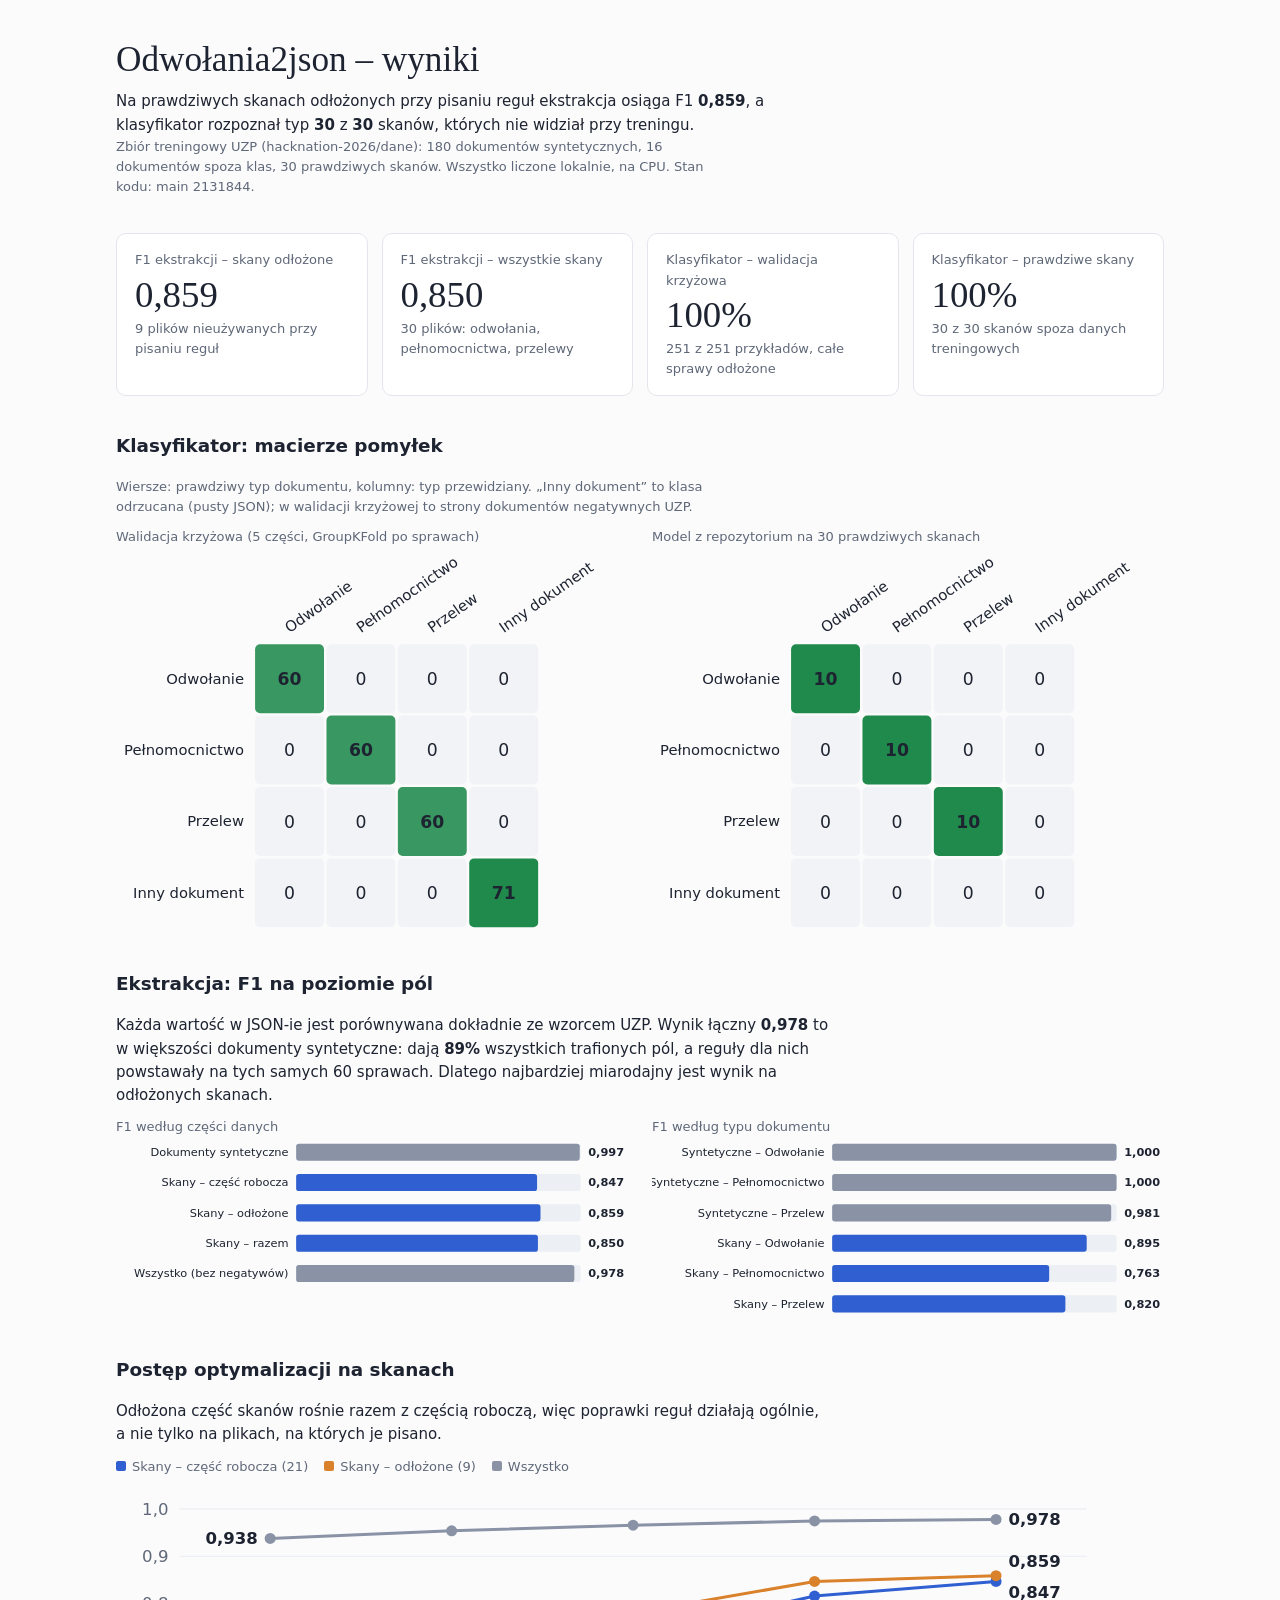
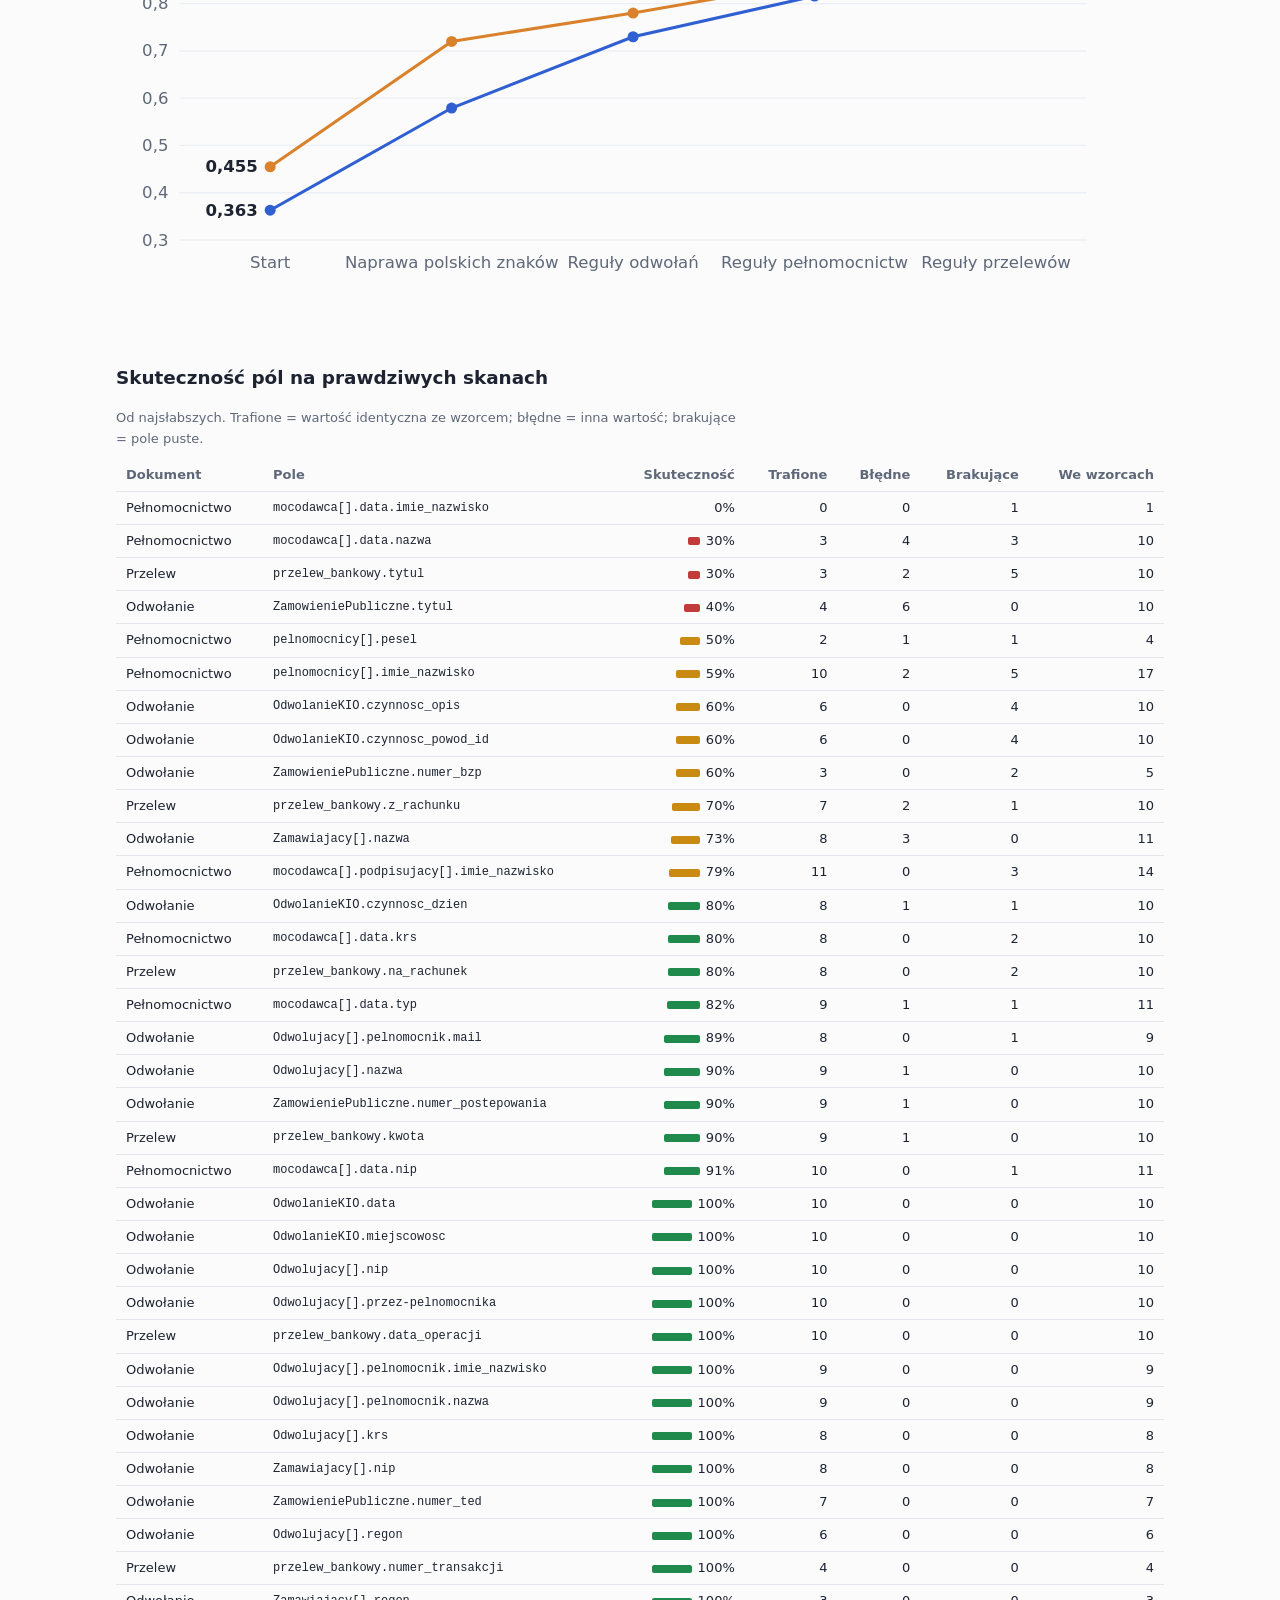
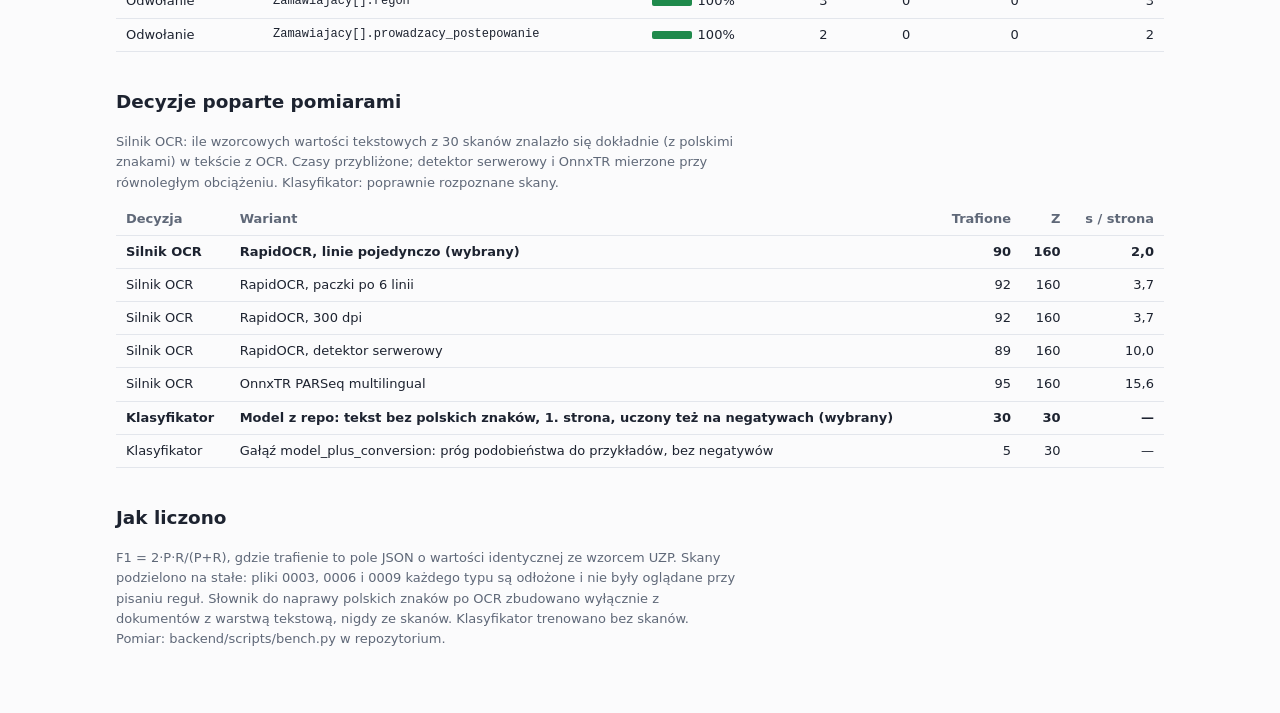
<file: docs/wyniki.html>
<!doctype html>
<html lang="pl">
<head>
<meta charset="utf-8">
<meta name="viewport" content="width=device-width, initial-scale=1">
<title>Odwołania2json – wyniki</title>
<style>
  :root { --bg:#fbfbfc; --panel:#ffffff; --fg:#1d2330; --muted:#5f6878; --line:#e3e6ec; --grid:#eceff4;
    --a1:#2f5fd0; --a2:#8a93a6; --a3:#d9822b; --ok:#1f8a4c; --warn:#c98a12; --bad:#c23b3b;
    --sans: "Segoe UI", system-ui, -apple-system, sans-serif; --serif: Georgia, "Times New Roman", serif; --mono: Consolas, ui-monospace, monospace; }
  @media (prefers-color-scheme: dark) { :root { --bg:#14171d; --panel:#1b1f27; --fg:#e7eaf0; --muted:#9aa3b2; --line:#2c323d; --grid:#262b35;
    --a1:#7aa2ff; --a2:#8d96a8; --a3:#f0a356; --ok:#4cc38a; --warn:#e5b54a; --bad:#f07a7a; } }
  @media print { :root { --bg:#fff; --panel:#fff; } section, .kpis { break-inside: avoid; } }
  * { box-sizing: border-box; }
  body { margin: 0; background: var(--bg); color: var(--fg); font: 15px/1.55 var(--sans); }
  main { max-width: 1080px; margin: 0 auto; padding: 40px 16px 64px; display: flex; flex-direction: column; gap: 36px; }
  h1 { font: 400 clamp(1.6rem, 6vw, 2.2rem)/1.15 var(--serif); margin: 0 0 10px; overflow-wrap: anywhere; }
  h2 { font-size: 1.15rem; margin: 0 0 6px; }
  p { margin: 0; max-width: 75ch; }
  .muted { color: var(--muted); font-size: 13px; }
  .num, .val, td.r { font-variant-numeric: tabular-nums; }
  section { display: flex; flex-direction: column; gap: 10px; }
  .kpis { display: grid; grid-template-columns: repeat(auto-fit, minmax(min(210px, 100%), 1fr)); gap: 14px; }
  .kpi { background: var(--panel); border: 1px solid var(--line); border-radius: 10px; padding: 16px 18px; display: flex; flex-direction: column; gap: 4px; }
  .kpi b { font: 400 2.3rem/1.1 var(--serif); font-variant-numeric: tabular-nums; }
  .kpi span { color: var(--muted); font-size: 13px; }
  .two { display: grid; grid-template-columns: repeat(auto-fit, minmax(min(320px, 100%), 1fr)); gap: 24px; }
  svg { width: 100%; height: auto; display: block; }
  svg text { fill: var(--fg); font: 12px var(--sans); }
  svg .tick { fill: var(--muted); } svg .mono { font-family: var(--mono); font-size: 11px; }
  svg .cell { font-size: 14px; } svg .strong { font-weight: 700; } svg .val { font-weight: 600; }
  .legend { display: flex; flex-wrap: wrap; gap: 16px; font-size: 13px; color: var(--muted); }
  .legend i { display: inline-block; width: 10px; height: 10px; border-radius: 2px; margin-right: 6px; }
  .tablewrap { overflow-x: auto; }
  table { border-collapse: collapse; width: 100%; font-size: 13px; }
  th, td { text-align: left; padding: 6px 10px; border-bottom: 1px solid var(--line); white-space: nowrap; }
  th { color: var(--muted); font-weight: 600; } .r { text-align: right; }
  td.mono { font-family: var(--mono); font-size: 12px; }
  .bar { display: inline-block; height: 8px; border-radius: 2px; margin-right: 6px; vertical-align: middle; }
  tr.chosen td { font-weight: 600; }
</style>
</head>
<body>
<main>
  <header>
    <h1>Odwołania2json – wyniki</h1>
    <p>Na prawdziwych skanach odłożonych przy pisaniu reguł ekstrakcja osiąga F1 <b class="num">0,859</b>, a klasyfikator rozpoznał typ <b class="num">30</b> z <b class="num">30</b> skanów, których nie widział przy treningu.</p>
    <p class="muted">Zbiór treningowy UZP (hacknation-2026/dane): 180 dokumentów syntetycznych, 16 dokumentów spoza klas, 30 prawdziwych skanów. Wszystko liczone lokalnie, na CPU. Stan kodu: main 2131844.</p>
  </header>

  <div class="kpis">
    <div class="kpi"><span>F1 ekstrakcji – skany odłożone</span><b>0,859</b><span>9 plików nieużywanych przy pisaniu reguł</span></div>
    <div class="kpi"><span>F1 ekstrakcji – wszystkie skany</span><b>0,850</b><span>30 plików: odwołania, pełnomocnictwa, przelewy</span></div>
    <div class="kpi"><span>Klasyfikator – walidacja krzyżowa</span><b>100%</b><span>251 z 251 przykładów, całe sprawy odłożone</span></div>
    <div class="kpi"><span>Klasyfikator – prawdziwe skany</span><b>100%</b><span>30 z 30 skanów spoza danych treningowych</span></div>
  </div>

  <section>
    <h2>Klasyfikator: macierze pomyłek</h2>
    <p class="muted">Wiersze: prawdziwy typ dokumentu, kolumny: typ przewidziany. „Inny dokument” to klasa odrzucana (pusty JSON); w walidacji krzyżowej to strony dokumentów negatywnych UZP.</p>
    <div class="two">
      <div><p class="muted">Walidacja krzyżowa (5 części, GroupKFold po sprawach)</p><svg viewBox="0 0 416 314" role="img" aria-label="Macierz pomyłek: Walidacja krzyżowa (dane syntetyczne + negatywy)"><text x="141.0" y="70" transform="rotate(-35 141.0 70)" class="lbl">Odwołanie</text><text x="199.0" y="70" transform="rotate(-35 199.0 70)" class="lbl">Pełnomocnictwo</text><text x="257.0" y="70" transform="rotate(-35 257.0 70)" class="lbl">Przelew</text><text x="315.0" y="70" transform="rotate(-35 315.0 70)" class="lbl">Inny dokument</text><text x="104" y="111.0" text-anchor="end" class="lbl">Odwołanie</text><rect x="113" y="79" width="56" height="56" rx="4" fill="var(--ok)" fill-opacity="0.88"/><text x="141.0" y="112.0" text-anchor="middle" class="cell strong">60</text><rect x="171" y="79" width="56" height="56" rx="4" fill="var(--grid)" fill-opacity="0.60"/><text x="199.0" y="112.0" text-anchor="middle" class="cell">0</text><rect x="229" y="79" width="56" height="56" rx="4" fill="var(--grid)" fill-opacity="0.60"/><text x="257.0" y="112.0" text-anchor="middle" class="cell">0</text><rect x="287" y="79" width="56" height="56" rx="4" fill="var(--grid)" fill-opacity="0.60"/><text x="315.0" y="112.0" text-anchor="middle" class="cell">0</text><text x="104" y="169.0" text-anchor="end" class="lbl">Pełnomocnictwo</text><rect x="113" y="137" width="56" height="56" rx="4" fill="var(--grid)" fill-opacity="0.60"/><text x="141.0" y="170.0" text-anchor="middle" class="cell">0</text><rect x="171" y="137" width="56" height="56" rx="4" fill="var(--ok)" fill-opacity="0.88"/><text x="199.0" y="170.0" text-anchor="middle" class="cell strong">60</text><rect x="229" y="137" width="56" height="56" rx="4" fill="var(--grid)" fill-opacity="0.60"/><text x="257.0" y="170.0" text-anchor="middle" class="cell">0</text><rect x="287" y="137" width="56" height="56" rx="4" fill="var(--grid)" fill-opacity="0.60"/><text x="315.0" y="170.0" text-anchor="middle" class="cell">0</text><text x="104" y="227.0" text-anchor="end" class="lbl">Przelew</text><rect x="113" y="195" width="56" height="56" rx="4" fill="var(--grid)" fill-opacity="0.60"/><text x="141.0" y="228.0" text-anchor="middle" class="cell">0</text><rect x="171" y="195" width="56" height="56" rx="4" fill="var(--grid)" fill-opacity="0.60"/><text x="199.0" y="228.0" text-anchor="middle" class="cell">0</text><rect x="229" y="195" width="56" height="56" rx="4" fill="var(--ok)" fill-opacity="0.88"/><text x="257.0" y="228.0" text-anchor="middle" class="cell strong">60</text><rect x="287" y="195" width="56" height="56" rx="4" fill="var(--grid)" fill-opacity="0.60"/><text x="315.0" y="228.0" text-anchor="middle" class="cell">0</text><text x="104" y="285.0" text-anchor="end" class="lbl">Inny dokument</text><rect x="113" y="253" width="56" height="56" rx="4" fill="var(--grid)" fill-opacity="0.60"/><text x="141.0" y="286.0" text-anchor="middle" class="cell">0</text><rect x="171" y="253" width="56" height="56" rx="4" fill="var(--grid)" fill-opacity="0.60"/><text x="199.0" y="286.0" text-anchor="middle" class="cell">0</text><rect x="229" y="253" width="56" height="56" rx="4" fill="var(--grid)" fill-opacity="0.60"/><text x="257.0" y="286.0" text-anchor="middle" class="cell">0</text><rect x="287" y="253" width="56" height="56" rx="4" fill="var(--ok)" fill-opacity="1.00"/><text x="315.0" y="286.0" text-anchor="middle" class="cell strong">71</text></svg></div>
      <div><p class="muted">Model z repozytorium na 30 prawdziwych skanach</p><svg viewBox="0 0 416 314" role="img" aria-label="Macierz pomyłek: Prawdziwe skany (niewidziane przy treningu)"><text x="141.0" y="70" transform="rotate(-35 141.0 70)" class="lbl">Odwołanie</text><text x="199.0" y="70" transform="rotate(-35 199.0 70)" class="lbl">Pełnomocnictwo</text><text x="257.0" y="70" transform="rotate(-35 257.0 70)" class="lbl">Przelew</text><text x="315.0" y="70" transform="rotate(-35 315.0 70)" class="lbl">Inny dokument</text><text x="104" y="111.0" text-anchor="end" class="lbl">Odwołanie</text><rect x="113" y="79" width="56" height="56" rx="4" fill="var(--ok)" fill-opacity="1.00"/><text x="141.0" y="112.0" text-anchor="middle" class="cell strong">10</text><rect x="171" y="79" width="56" height="56" rx="4" fill="var(--grid)" fill-opacity="0.60"/><text x="199.0" y="112.0" text-anchor="middle" class="cell">0</text><rect x="229" y="79" width="56" height="56" rx="4" fill="var(--grid)" fill-opacity="0.60"/><text x="257.0" y="112.0" text-anchor="middle" class="cell">0</text><rect x="287" y="79" width="56" height="56" rx="4" fill="var(--grid)" fill-opacity="0.60"/><text x="315.0" y="112.0" text-anchor="middle" class="cell">0</text><text x="104" y="169.0" text-anchor="end" class="lbl">Pełnomocnictwo</text><rect x="113" y="137" width="56" height="56" rx="4" fill="var(--grid)" fill-opacity="0.60"/><text x="141.0" y="170.0" text-anchor="middle" class="cell">0</text><rect x="171" y="137" width="56" height="56" rx="4" fill="var(--ok)" fill-opacity="1.00"/><text x="199.0" y="170.0" text-anchor="middle" class="cell strong">10</text><rect x="229" y="137" width="56" height="56" rx="4" fill="var(--grid)" fill-opacity="0.60"/><text x="257.0" y="170.0" text-anchor="middle" class="cell">0</text><rect x="287" y="137" width="56" height="56" rx="4" fill="var(--grid)" fill-opacity="0.60"/><text x="315.0" y="170.0" text-anchor="middle" class="cell">0</text><text x="104" y="227.0" text-anchor="end" class="lbl">Przelew</text><rect x="113" y="195" width="56" height="56" rx="4" fill="var(--grid)" fill-opacity="0.60"/><text x="141.0" y="228.0" text-anchor="middle" class="cell">0</text><rect x="171" y="195" width="56" height="56" rx="4" fill="var(--grid)" fill-opacity="0.60"/><text x="199.0" y="228.0" text-anchor="middle" class="cell">0</text><rect x="229" y="195" width="56" height="56" rx="4" fill="var(--ok)" fill-opacity="1.00"/><text x="257.0" y="228.0" text-anchor="middle" class="cell strong">10</text><rect x="287" y="195" width="56" height="56" rx="4" fill="var(--grid)" fill-opacity="0.60"/><text x="315.0" y="228.0" text-anchor="middle" class="cell">0</text><text x="104" y="285.0" text-anchor="end" class="lbl">Inny dokument</text><rect x="113" y="253" width="56" height="56" rx="4" fill="var(--grid)" fill-opacity="0.60"/><text x="141.0" y="286.0" text-anchor="middle" class="cell">0</text><rect x="171" y="253" width="56" height="56" rx="4" fill="var(--grid)" fill-opacity="0.60"/><text x="199.0" y="286.0" text-anchor="middle" class="cell">0</text><rect x="229" y="253" width="56" height="56" rx="4" fill="var(--grid)" fill-opacity="0.60"/><text x="257.0" y="286.0" text-anchor="middle" class="cell">0</text><rect x="287" y="253" width="56" height="56" rx="4" fill="var(--grid)" fill-opacity="0.60"/><text x="315.0" y="286.0" text-anchor="middle" class="cell">0</text></svg></div>
    </div>
  </section>

  <section>
    <h2>Ekstrakcja: F1 na poziomie pól</h2>
    <p>Każda wartość w JSON-ie jest porównywana dokładnie ze wzorcem UZP. Wynik łączny <b class="num">0,978</b> to w większości dokumenty syntetyczne: dają <b class="num">89%</b> wszystkich trafionych pól, a reguły dla nich powstawały na tych samych 60 sprawach. Dlatego najbardziej miarodajny jest wynik na odłożonych skanach.</p>
    <div class="two">
      <div><p class="muted">F1 według części danych</p><svg viewBox="0 0 540 160" role="img" aria-label="F1 według części danych"><text x="182" y="20.0" text-anchor="end" class="lbl">Dokumenty syntetyczne</text><rect x="190" y="7" width="300" height="18" rx="3" fill="var(--grid)"/><rect x="190" y="7" width="299.1" height="18" rx="3" fill="var(--a2)"><title>Dokumenty syntetyczne: F1 0,997, P 0,997, R 0,997</title></rect><text x="498" y="20.0" class="val">0,997</text><text x="182" y="52.0" text-anchor="end" class="lbl">Skany – część robocza</text><rect x="190" y="39" width="300" height="18" rx="3" fill="var(--grid)"/><rect x="190" y="39" width="254.1" height="18" rx="3" fill="var(--a1)"><title>Skany – część robocza: F1 0,847, P 0,902, R 0,798</title></rect><text x="498" y="52.0" class="val">0,847</text><text x="182" y="84.0" text-anchor="end" class="lbl">Skany – odłożone</text><rect x="190" y="71" width="300" height="18" rx="3" fill="var(--grid)"/><rect x="190" y="71" width="257.7" height="18" rx="3" fill="var(--a1)"><title>Skany – odłożone: F1 0,859, P 0,924, R 0,802</title></rect><text x="498" y="84.0" class="val">0,859</text><text x="182" y="116.0" text-anchor="end" class="lbl">Skany – razem</text><rect x="190" y="103" width="300" height="18" rx="3" fill="var(--grid)"/><rect x="190" y="103" width="255.0" height="18" rx="3" fill="var(--a1)"><title>Skany – razem: F1 0,850, P 0,908, R 0,799</title></rect><text x="498" y="116.0" class="val">0,850</text><text x="182" y="148.0" text-anchor="end" class="lbl">Wszystko (bez negatywów)</text><rect x="190" y="135" width="300" height="18" rx="3" fill="var(--grid)"/><rect x="190" y="135" width="293.4" height="18" rx="3" fill="var(--a2)"><title>Wszystko (bez negatywów): F1 0,978, P 0,986, R 0,971</title></rect><text x="498" y="148.0" class="val">0,978</text></svg></div>
      <div><p class="muted">F1 według typu dokumentu</p><svg viewBox="0 0 540 192" role="img" aria-label="F1 według typu dokumentu"><text x="182" y="20.0" text-anchor="end" class="lbl">Syntetyczne – Odwołanie</text><rect x="190" y="7" width="300" height="18" rx="3" fill="var(--grid)"/><rect x="190" y="7" width="300.0" height="18" rx="3" fill="var(--a2)"><title>Syntetyczne – Odwołanie: F1 1,000, P 1,000, R 1,000</title></rect><text x="498" y="20.0" class="val">1,000</text><text x="182" y="52.0" text-anchor="end" class="lbl">Syntetyczne – Pełnomocnictwo</text><rect x="190" y="39" width="300" height="18" rx="3" fill="var(--grid)"/><rect x="190" y="39" width="300.0" height="18" rx="3" fill="var(--a2)"><title>Syntetyczne – Pełnomocnictwo: F1 1,000, P 1,000, R 1,000</title></rect><text x="498" y="52.0" class="val">1,000</text><text x="182" y="84.0" text-anchor="end" class="lbl">Syntetyczne – Przelew</text><rect x="190" y="71" width="300" height="18" rx="3" fill="var(--grid)"/><rect x="190" y="71" width="294.3" height="18" rx="3" fill="var(--a2)"><title>Syntetyczne – Przelew: F1 0,981, P 0,981, R 0,981</title></rect><text x="498" y="84.0" class="val">0,981</text><text x="182" y="116.0" text-anchor="end" class="lbl">Skany – Odwołanie</text><rect x="190" y="103" width="300" height="18" rx="3" fill="var(--grid)"/><rect x="190" y="103" width="268.5" height="18" rx="3" fill="var(--a1)"><title>Skany – Odwołanie: F1 0,895, P 0,927, R 0,864</title></rect><text x="498" y="116.0" class="val">0,895</text><text x="182" y="148.0" text-anchor="end" class="lbl">Skany – Pełnomocnictwo</text><rect x="190" y="135" width="300" height="18" rx="3" fill="var(--grid)"/><rect x="190" y="135" width="228.9" height="18" rx="3" fill="var(--a1)"><title>Skany – Pełnomocnictwo: F1 0,763, P 0,869, R 0,679</title></rect><text x="498" y="148.0" class="val">0,763</text><text x="182" y="180.0" text-anchor="end" class="lbl">Skany – Przelew</text><rect x="190" y="167" width="300" height="18" rx="3" fill="var(--grid)"/><rect x="190" y="167" width="246.0" height="18" rx="3" fill="var(--a1)"><title>Skany – Przelew: F1 0,820, P 0,891, R 0,759</title></rect><text x="498" y="180.0" class="val">0,820</text></svg></div>
    </div>
  </section>

  <section>
    <h2>Postęp optymalizacji na skanach</h2>
    <p>Odłożona część skanów rośnie razem z częścią roboczą, więc poprawki reguł działają ogólnie, a nie tylko na plikach, na których je pisano.</p>
    <div class="legend"><span><i style="background:var(--a1)"></i>Skany – część robocza (21)</span><span><i style="background:var(--a3)"></i>Skany – odłożone (9)</span><span><i style="background:var(--a2)"></i>Wszystko</span></div>
    <svg viewBox="0 0 760 320" role="img" aria-label="F1 na skanach po kolejnych krokach optymalizacji"><line x1="46" x2="704" y1="256.0" y2="256.0" stroke="var(--grid)"/><text x="38" y="260.0" text-anchor="end" class="tick">0,3</text><line x1="46" x2="704" y1="221.7" y2="221.7" stroke="var(--grid)"/><text x="38" y="225.7" text-anchor="end" class="tick">0,4</text><line x1="46" x2="704" y1="187.4" y2="187.4" stroke="var(--grid)"/><text x="38" y="191.4" text-anchor="end" class="tick">0,5</text><line x1="46" x2="704" y1="153.1" y2="153.1" stroke="var(--grid)"/><text x="38" y="157.1" text-anchor="end" class="tick">0,6</text><line x1="46" x2="704" y1="118.9" y2="118.9" stroke="var(--grid)"/><text x="38" y="122.9" text-anchor="end" class="tick">0,7</text><line x1="46" x2="704" y1="84.6" y2="84.6" stroke="var(--grid)"/><text x="38" y="88.6" text-anchor="end" class="tick">0,8</text><line x1="46" x2="704" y1="50.3" y2="50.3" stroke="var(--grid)"/><text x="38" y="54.3" text-anchor="end" class="tick">0,9</text><line x1="46" x2="704" y1="16.0" y2="16.0" stroke="var(--grid)"/><text x="38" y="20.0" text-anchor="end" class="tick">1,0</text><text x="111.8" y="276" text-anchor="middle" class="tick">Start</text><text x="111.8" y="292" text-anchor="middle" class="tick mono"></text><text x="243.4" y="276" text-anchor="middle" class="tick">Naprawa polskich znaków</text><text x="243.4" y="292" text-anchor="middle" class="tick mono"></text><text x="375.0" y="276" text-anchor="middle" class="tick">Reguły odwołań</text><text x="375.0" y="292" text-anchor="middle" class="tick mono"></text><text x="506.6" y="276" text-anchor="middle" class="tick">Reguły pełnomocnictw</text><text x="506.6" y="292" text-anchor="middle" class="tick mono"></text><text x="638.2" y="276" text-anchor="middle" class="tick">Reguły przelewów</text><text x="638.2" y="292" text-anchor="middle" class="tick mono"></text><polyline points="111.8,234.4 243.4,160.3 375.0,108.6 506.6,79.1 638.2,68.5" fill="none" stroke="var(--a1)" stroke-width="2.2"/><circle cx="111.8" cy="234.4" r="4" fill="var(--a1)"><title>Start (po połączeniu gałęzi): 0,363</title></circle><circle cx="243.4" cy="160.3" r="4" fill="var(--a1)"><title>Naprawa polskich znaków po OCR: 0,579</title></circle><circle cx="375.0" cy="108.6" r="4" fill="var(--a1)"><title>Reguły odwołań dla skanów: 0,730</title></circle><circle cx="506.6" cy="79.1" r="4" fill="var(--a1)"><title>Reguły pełnomocnictw: 0,816</title></circle><circle cx="638.2" cy="68.5" r="4" fill="var(--a1)"><title>Reguły przelewów: 0,847</title></circle><text x="647.2" y="80.5" class="val">0,847</text><text x="102.8" y="238.4" text-anchor="end" class="val">0,363</text><polyline points="111.8,202.9 243.4,112.0 375.0,91.4 506.6,68.5 638.2,64.3" fill="none" stroke="var(--a3)" stroke-width="2.2"/><circle cx="111.8" cy="202.9" r="4" fill="var(--a3)"><title>Start (po połączeniu gałęzi): 0,455</title></circle><circle cx="243.4" cy="112.0" r="4" fill="var(--a3)"><title>Naprawa polskich znaków po OCR: 0,720</title></circle><circle cx="375.0" cy="91.4" r="4" fill="var(--a3)"><title>Reguły odwołań dla skanów: 0,780</title></circle><circle cx="506.6" cy="68.5" r="4" fill="var(--a3)"><title>Reguły pełnomocnictw: 0,847</title></circle><circle cx="638.2" cy="64.3" r="4" fill="var(--a3)"><title>Reguły przelewów: 0,859</title></circle><text x="647.2" y="58.3" class="val">0,859</text><text x="102.8" y="206.9" text-anchor="end" class="val">0,455</text><polyline points="111.8,37.3 243.4,31.8 375.0,27.7 506.6,24.6 638.2,23.5" fill="none" stroke="var(--a2)" stroke-width="2.2"/><circle cx="111.8" cy="37.3" r="4" fill="var(--a2)"><title>Start (po połączeniu gałęzi): 0,938</title></circle><circle cx="243.4" cy="31.8" r="4" fill="var(--a2)"><title>Naprawa polskich znaków po OCR: 0,954</title></circle><circle cx="375.0" cy="27.7" r="4" fill="var(--a2)"><title>Reguły odwołań dla skanów: 0,966</title></circle><circle cx="506.6" cy="24.6" r="4" fill="var(--a2)"><title>Reguły pełnomocnictw: 0,975</title></circle><circle cx="638.2" cy="23.5" r="4" fill="var(--a2)"><title>Reguły przelewów: 0,978</title></circle><text x="647.2" y="27.5" class="val">0,978</text><text x="102.8" y="41.3" text-anchor="end" class="val">0,938</text></svg>
  </section>

  <section>
    <h2>Skuteczność pól na prawdziwych skanach</h2>
    <p class="muted">Od najsłabszych. Trafione = wartość identyczna ze wzorcem; błędne = inna wartość; brakujące = pole puste.</p>
    <div class="tablewrap"><table>
      <thead><tr><th>Dokument</th><th>Pole</th><th class="r">Skuteczność</th><th class="r">Trafione</th><th class="r">Błędne</th><th class="r">Brakujące</th><th class="r">We wzorcach</th></tr></thead>
      <tbody><tr><td>Pełnomocnictwo</td><td class="mono">mocodawca[].data.imie_nazwisko</td><td class="r"><span class="bar" style="width:0px;background:var(--bad)"></span>0%</td><td class="r">0</td><td class="r">0</td><td class="r">1</td><td class="r">1</td></tr><tr><td>Pełnomocnictwo</td><td class="mono">mocodawca[].data.nazwa</td><td class="r"><span class="bar" style="width:12px;background:var(--bad)"></span>30%</td><td class="r">3</td><td class="r">4</td><td class="r">3</td><td class="r">10</td></tr><tr><td>Przelew</td><td class="mono">przelew_bankowy.tytul</td><td class="r"><span class="bar" style="width:12px;background:var(--bad)"></span>30%</td><td class="r">3</td><td class="r">2</td><td class="r">5</td><td class="r">10</td></tr><tr><td>Odwołanie</td><td class="mono">ZamowieniePubliczne.tytul</td><td class="r"><span class="bar" style="width:16px;background:var(--bad)"></span>40%</td><td class="r">4</td><td class="r">6</td><td class="r">0</td><td class="r">10</td></tr><tr><td>Pełnomocnictwo</td><td class="mono">pelnomocnicy[].pesel</td><td class="r"><span class="bar" style="width:20px;background:var(--warn)"></span>50%</td><td class="r">2</td><td class="r">1</td><td class="r">1</td><td class="r">4</td></tr><tr><td>Pełnomocnictwo</td><td class="mono">pelnomocnicy[].imie_nazwisko</td><td class="r"><span class="bar" style="width:24px;background:var(--warn)"></span>59%</td><td class="r">10</td><td class="r">2</td><td class="r">5</td><td class="r">17</td></tr><tr><td>Odwołanie</td><td class="mono">OdwolanieKIO.czynnosc_opis</td><td class="r"><span class="bar" style="width:24px;background:var(--warn)"></span>60%</td><td class="r">6</td><td class="r">0</td><td class="r">4</td><td class="r">10</td></tr><tr><td>Odwołanie</td><td class="mono">OdwolanieKIO.czynnosc_powod_id</td><td class="r"><span class="bar" style="width:24px;background:var(--warn)"></span>60%</td><td class="r">6</td><td class="r">0</td><td class="r">4</td><td class="r">10</td></tr><tr><td>Odwołanie</td><td class="mono">ZamowieniePubliczne.numer_bzp</td><td class="r"><span class="bar" style="width:24px;background:var(--warn)"></span>60%</td><td class="r">3</td><td class="r">0</td><td class="r">2</td><td class="r">5</td></tr><tr><td>Przelew</td><td class="mono">przelew_bankowy.z_rachunku</td><td class="r"><span class="bar" style="width:28px;background:var(--warn)"></span>70%</td><td class="r">7</td><td class="r">2</td><td class="r">1</td><td class="r">10</td></tr><tr><td>Odwołanie</td><td class="mono">Zamawiajacy[].nazwa</td><td class="r"><span class="bar" style="width:29px;background:var(--warn)"></span>73%</td><td class="r">8</td><td class="r">3</td><td class="r">0</td><td class="r">11</td></tr><tr><td>Pełnomocnictwo</td><td class="mono">mocodawca[].podpisujacy[].imie_nazwisko</td><td class="r"><span class="bar" style="width:31px;background:var(--warn)"></span>79%</td><td class="r">11</td><td class="r">0</td><td class="r">3</td><td class="r">14</td></tr><tr><td>Odwołanie</td><td class="mono">OdwolanieKIO.czynnosc_dzien</td><td class="r"><span class="bar" style="width:32px;background:var(--ok)"></span>80%</td><td class="r">8</td><td class="r">1</td><td class="r">1</td><td class="r">10</td></tr><tr><td>Pełnomocnictwo</td><td class="mono">mocodawca[].data.krs</td><td class="r"><span class="bar" style="width:32px;background:var(--ok)"></span>80%</td><td class="r">8</td><td class="r">0</td><td class="r">2</td><td class="r">10</td></tr><tr><td>Przelew</td><td class="mono">przelew_bankowy.na_rachunek</td><td class="r"><span class="bar" style="width:32px;background:var(--ok)"></span>80%</td><td class="r">8</td><td class="r">0</td><td class="r">2</td><td class="r">10</td></tr><tr><td>Pełnomocnictwo</td><td class="mono">mocodawca[].data.typ</td><td class="r"><span class="bar" style="width:33px;background:var(--ok)"></span>82%</td><td class="r">9</td><td class="r">1</td><td class="r">1</td><td class="r">11</td></tr><tr><td>Odwołanie</td><td class="mono">Odwolujacy[].pelnomocnik.mail</td><td class="r"><span class="bar" style="width:36px;background:var(--ok)"></span>89%</td><td class="r">8</td><td class="r">0</td><td class="r">1</td><td class="r">9</td></tr><tr><td>Odwołanie</td><td class="mono">Odwolujacy[].nazwa</td><td class="r"><span class="bar" style="width:36px;background:var(--ok)"></span>90%</td><td class="r">9</td><td class="r">1</td><td class="r">0</td><td class="r">10</td></tr><tr><td>Odwołanie</td><td class="mono">ZamowieniePubliczne.numer_postepowania</td><td class="r"><span class="bar" style="width:36px;background:var(--ok)"></span>90%</td><td class="r">9</td><td class="r">1</td><td class="r">0</td><td class="r">10</td></tr><tr><td>Przelew</td><td class="mono">przelew_bankowy.kwota</td><td class="r"><span class="bar" style="width:36px;background:var(--ok)"></span>90%</td><td class="r">9</td><td class="r">1</td><td class="r">0</td><td class="r">10</td></tr><tr><td>Pełnomocnictwo</td><td class="mono">mocodawca[].data.nip</td><td class="r"><span class="bar" style="width:36px;background:var(--ok)"></span>91%</td><td class="r">10</td><td class="r">0</td><td class="r">1</td><td class="r">11</td></tr><tr><td>Odwołanie</td><td class="mono">OdwolanieKIO.data</td><td class="r"><span class="bar" style="width:40px;background:var(--ok)"></span>100%</td><td class="r">10</td><td class="r">0</td><td class="r">0</td><td class="r">10</td></tr><tr><td>Odwołanie</td><td class="mono">OdwolanieKIO.miejscowosc</td><td class="r"><span class="bar" style="width:40px;background:var(--ok)"></span>100%</td><td class="r">10</td><td class="r">0</td><td class="r">0</td><td class="r">10</td></tr><tr><td>Odwołanie</td><td class="mono">Odwolujacy[].nip</td><td class="r"><span class="bar" style="width:40px;background:var(--ok)"></span>100%</td><td class="r">10</td><td class="r">0</td><td class="r">0</td><td class="r">10</td></tr><tr><td>Odwołanie</td><td class="mono">Odwolujacy[].przez-pelnomocnika</td><td class="r"><span class="bar" style="width:40px;background:var(--ok)"></span>100%</td><td class="r">10</td><td class="r">0</td><td class="r">0</td><td class="r">10</td></tr><tr><td>Przelew</td><td class="mono">przelew_bankowy.data_operacji</td><td class="r"><span class="bar" style="width:40px;background:var(--ok)"></span>100%</td><td class="r">10</td><td class="r">0</td><td class="r">0</td><td class="r">10</td></tr><tr><td>Odwołanie</td><td class="mono">Odwolujacy[].pelnomocnik.imie_nazwisko</td><td class="r"><span class="bar" style="width:40px;background:var(--ok)"></span>100%</td><td class="r">9</td><td class="r">0</td><td class="r">0</td><td class="r">9</td></tr><tr><td>Odwołanie</td><td class="mono">Odwolujacy[].pelnomocnik.nazwa</td><td class="r"><span class="bar" style="width:40px;background:var(--ok)"></span>100%</td><td class="r">9</td><td class="r">0</td><td class="r">0</td><td class="r">9</td></tr><tr><td>Odwołanie</td><td class="mono">Odwolujacy[].krs</td><td class="r"><span class="bar" style="width:40px;background:var(--ok)"></span>100%</td><td class="r">8</td><td class="r">0</td><td class="r">0</td><td class="r">8</td></tr><tr><td>Odwołanie</td><td class="mono">Zamawiajacy[].nip</td><td class="r"><span class="bar" style="width:40px;background:var(--ok)"></span>100%</td><td class="r">8</td><td class="r">0</td><td class="r">0</td><td class="r">8</td></tr><tr><td>Odwołanie</td><td class="mono">ZamowieniePubliczne.numer_ted</td><td class="r"><span class="bar" style="width:40px;background:var(--ok)"></span>100%</td><td class="r">7</td><td class="r">0</td><td class="r">0</td><td class="r">7</td></tr><tr><td>Odwołanie</td><td class="mono">Odwolujacy[].regon</td><td class="r"><span class="bar" style="width:40px;background:var(--ok)"></span>100%</td><td class="r">6</td><td class="r">0</td><td class="r">0</td><td class="r">6</td></tr><tr><td>Przelew</td><td class="mono">przelew_bankowy.numer_transakcji</td><td class="r"><span class="bar" style="width:40px;background:var(--ok)"></span>100%</td><td class="r">4</td><td class="r">0</td><td class="r">0</td><td class="r">4</td></tr><tr><td>Odwołanie</td><td class="mono">Zamawiajacy[].regon</td><td class="r"><span class="bar" style="width:40px;background:var(--ok)"></span>100%</td><td class="r">3</td><td class="r">0</td><td class="r">0</td><td class="r">3</td></tr><tr><td>Odwołanie</td><td class="mono">Zamawiajacy[].prowadzacy_postepowanie</td><td class="r"><span class="bar" style="width:40px;background:var(--ok)"></span>100%</td><td class="r">2</td><td class="r">0</td><td class="r">0</td><td class="r">2</td></tr></tbody>
    </table></div>
  </section>

  <section>
    <h2>Decyzje poparte pomiarami</h2>
    <p class="muted">Silnik OCR: ile wzorcowych wartości tekstowych z 30 skanów znalazło się dokładnie (z polskimi znakami) w tekście z OCR. Czasy przybliżone; detektor serwerowy i OnnxTR mierzone przy równoległym obciążeniu. Klasyfikator: poprawnie rozpoznane skany.</p>
    <div class="tablewrap"><table>
      <thead><tr><th>Decyzja</th><th>Wariant</th><th class="r">Trafione</th><th class="r">Z</th><th class="r">s / strona</th></tr></thead>
      <tbody><tr class="chosen"><td>Silnik OCR</td><td>RapidOCR, linie pojedynczo (wybrany)</td><td class="r">90</td><td class="r">160</td><td class="r">2,0</td></tr><tr class=""><td>Silnik OCR</td><td>RapidOCR, paczki po 6 linii</td><td class="r">92</td><td class="r">160</td><td class="r">3,7</td></tr><tr class=""><td>Silnik OCR</td><td>RapidOCR, 300 dpi</td><td class="r">92</td><td class="r">160</td><td class="r">3,7</td></tr><tr class=""><td>Silnik OCR</td><td>RapidOCR, detektor serwerowy</td><td class="r">89</td><td class="r">160</td><td class="r">10,0</td></tr><tr class=""><td>Silnik OCR</td><td>OnnxTR PARSeq multilingual</td><td class="r">95</td><td class="r">160</td><td class="r">15,6</td></tr><tr class="chosen"><td>Klasyfikator</td><td>Model z repo: tekst bez polskich znaków, 1. strona, uczony też na negatywach (wybrany)</td><td class="r">30</td><td class="r">30</td><td class="r">—</td></tr><tr class=""><td>Klasyfikator</td><td>Gałąź model_plus_conversion: próg podobieństwa do przykładów, bez negatywów</td><td class="r">5</td><td class="r">30</td><td class="r">—</td></tr></tbody>
    </table></div>
  </section>

  <section>
    <h2>Jak liczono</h2>
    <p class="muted">F1 = 2·P·R/(P+R), gdzie trafienie to pole JSON o wartości identycznej ze wzorcem UZP. Skany podzielono na stałe: pliki 0003, 0006 i 0009 każdego typu są odłożone i nie były oglądane przy pisaniu reguł. Słownik do naprawy polskich znaków po OCR zbudowano wyłącznie z dokumentów z warstwą tekstową, nigdy ze skanów. Klasyfikator trenowano bez skanów. Pomiar: backend/scripts/bench.py w repozytorium.</p>
  </section>
</main>
</body>
</html>
</file>
